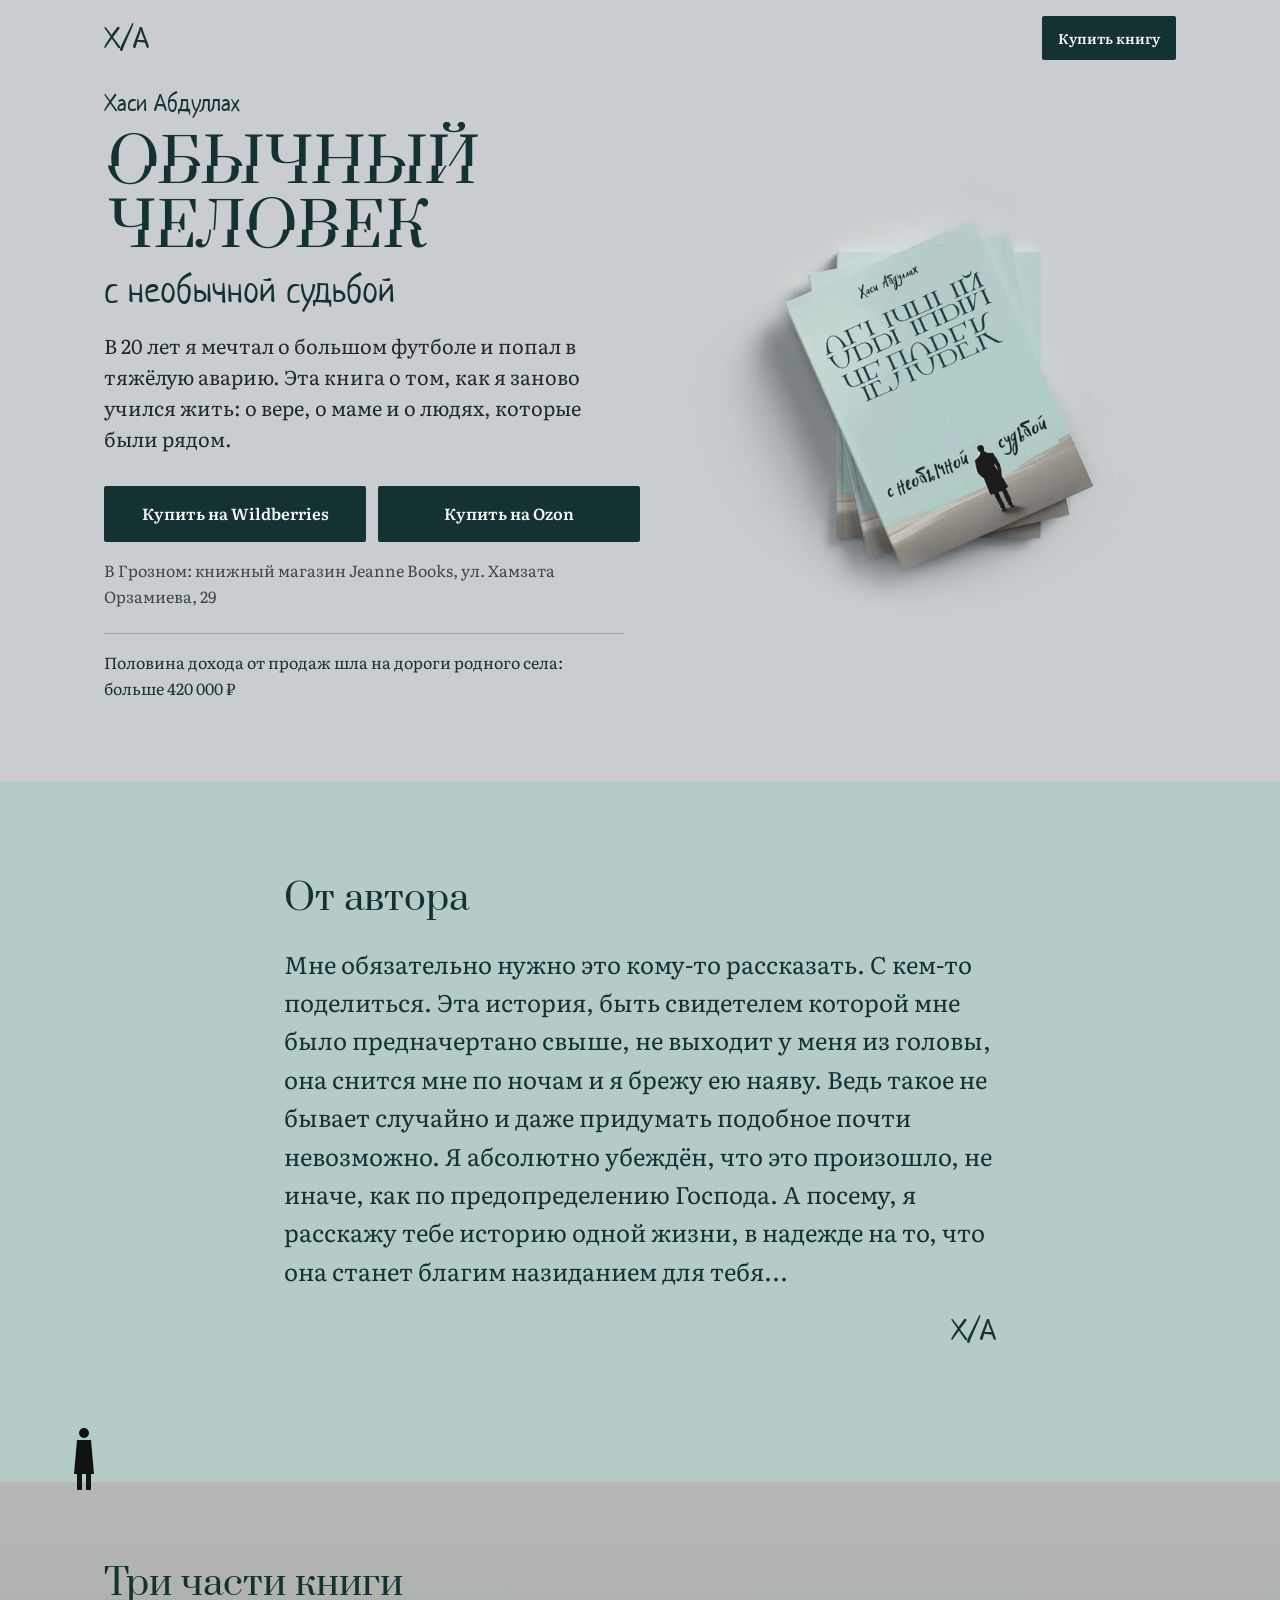
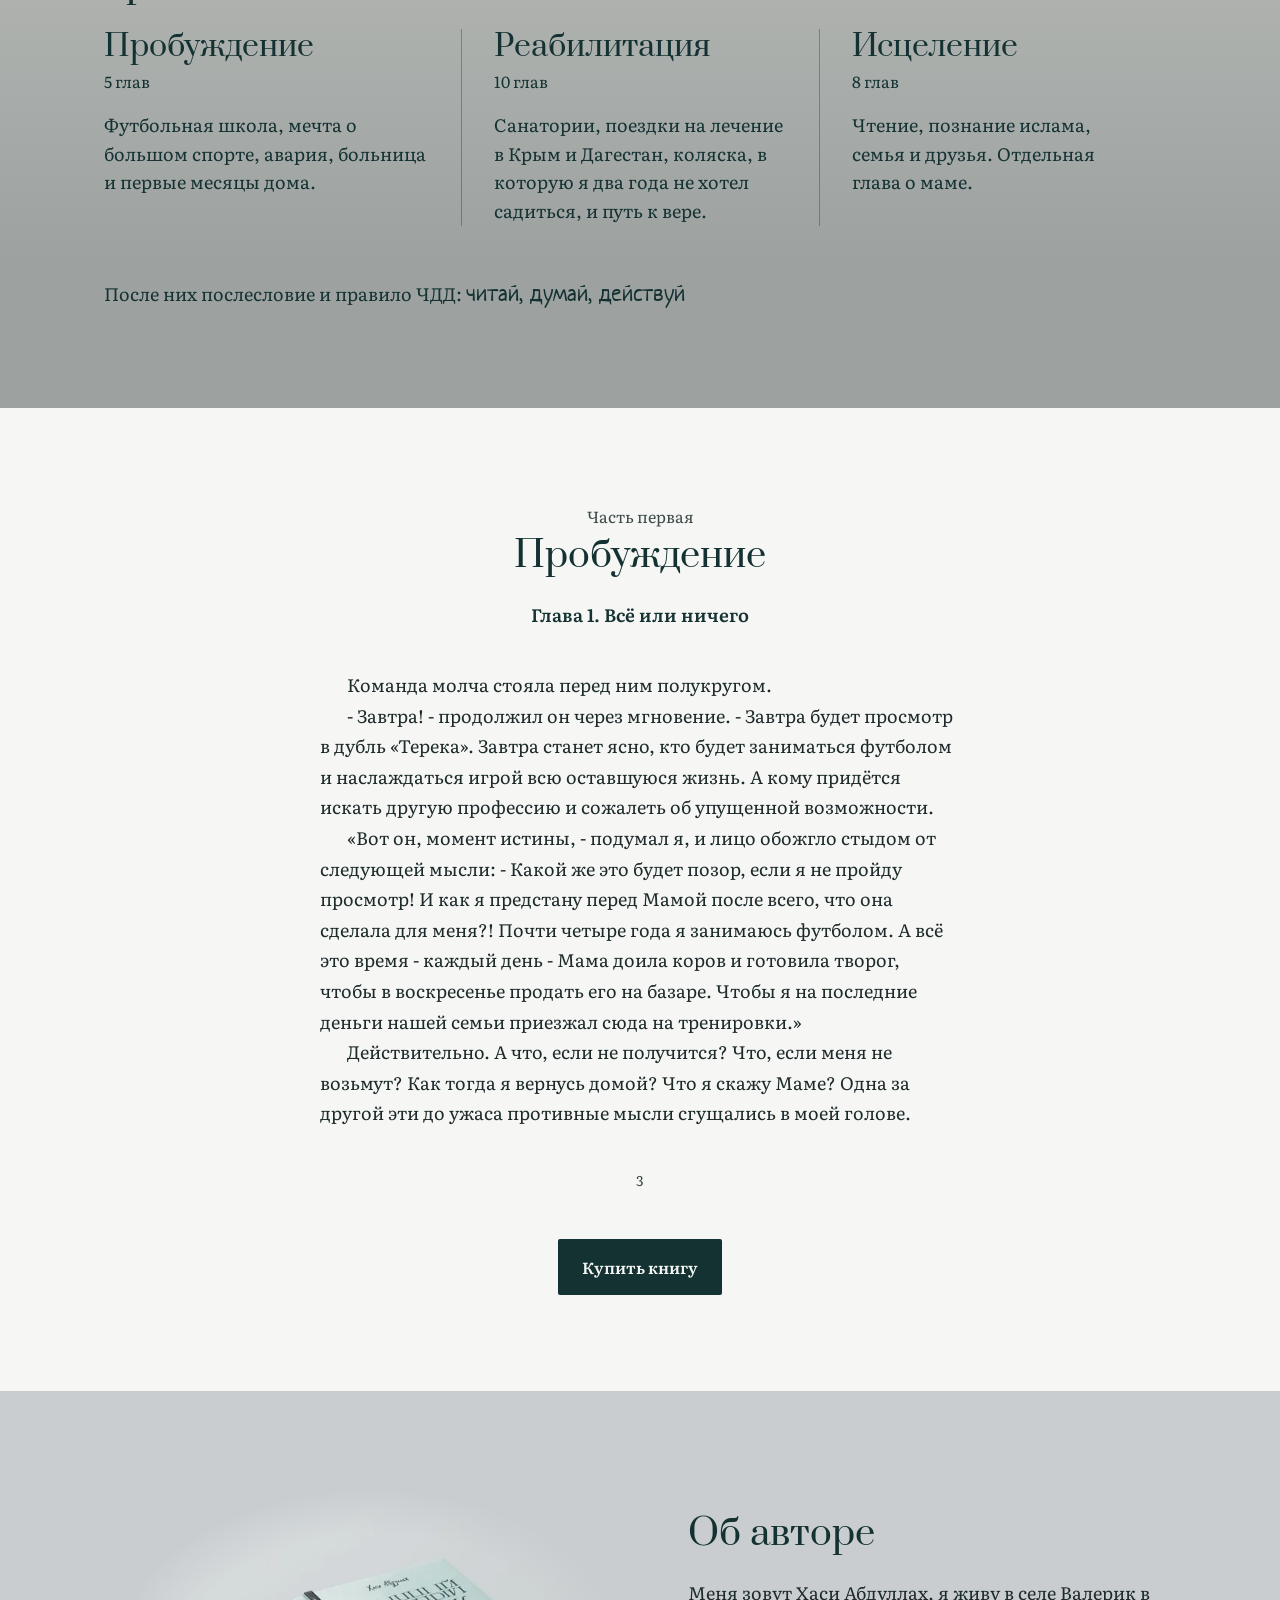
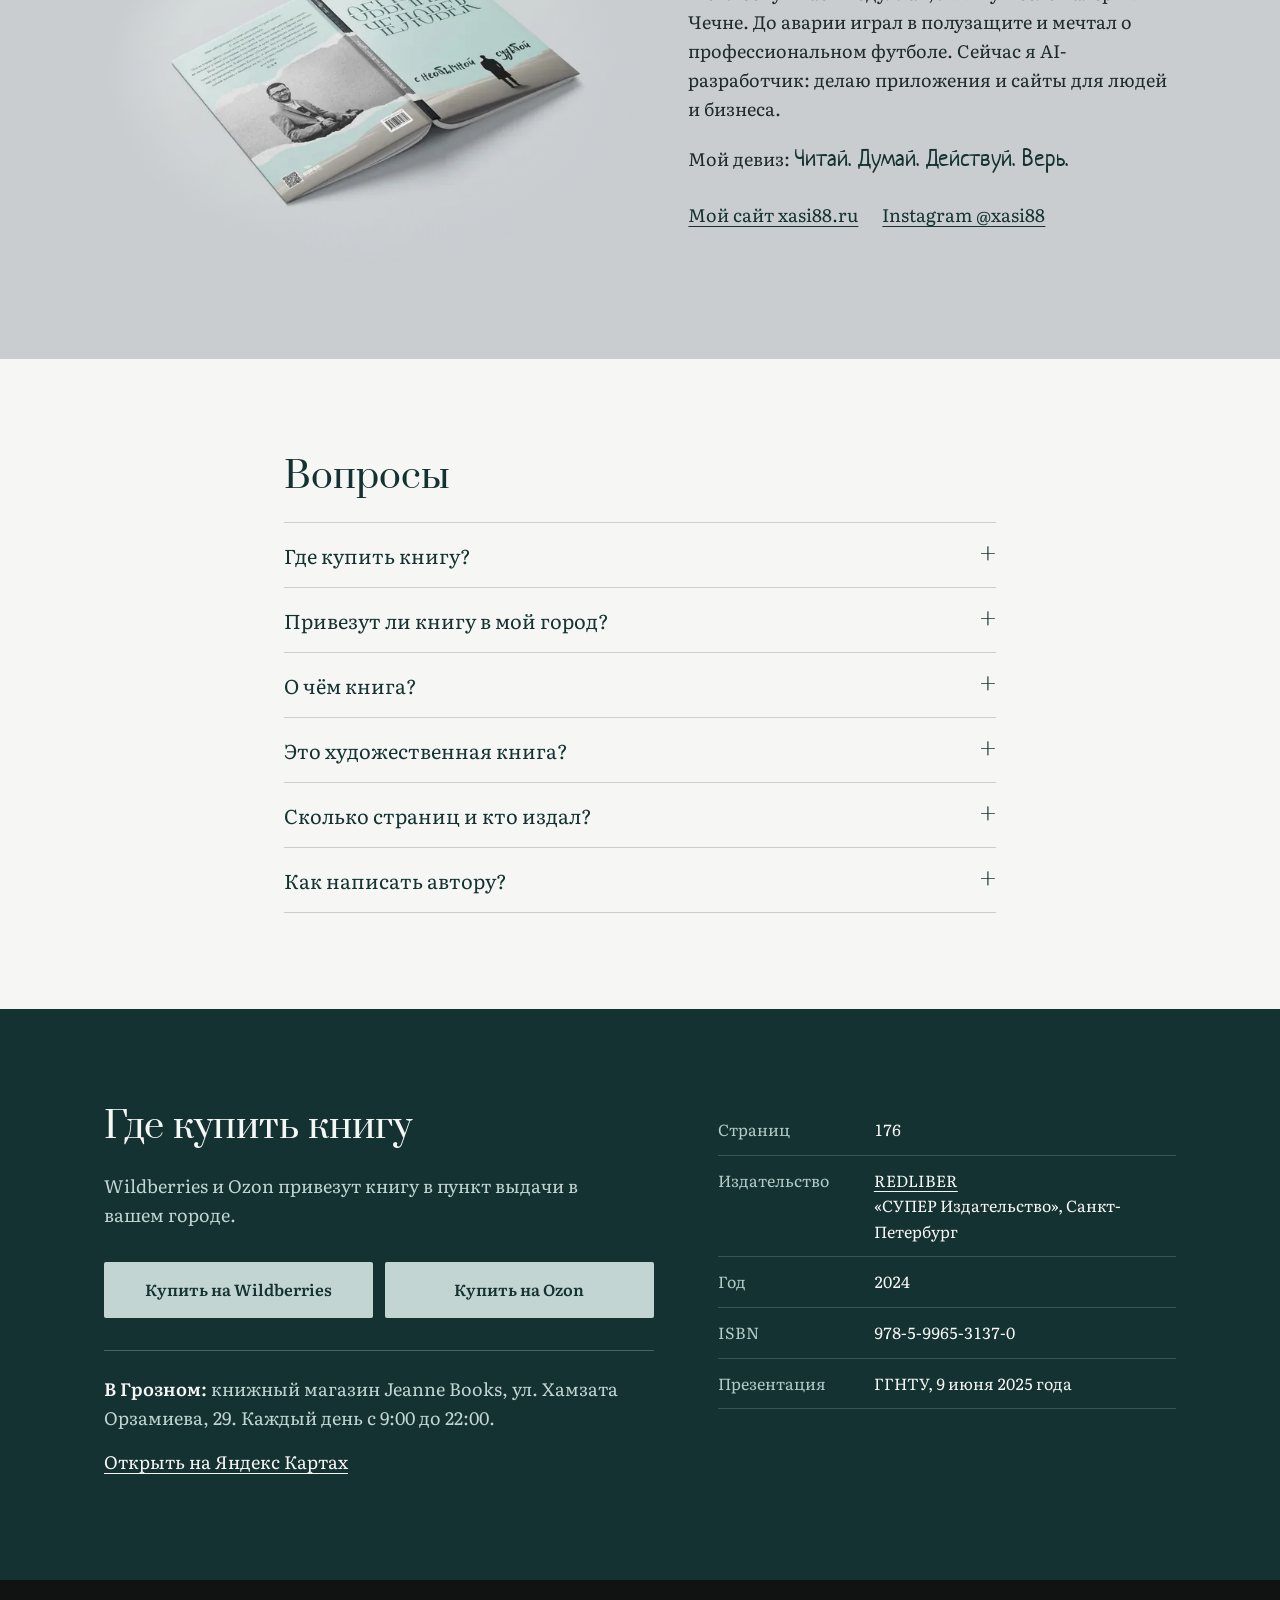
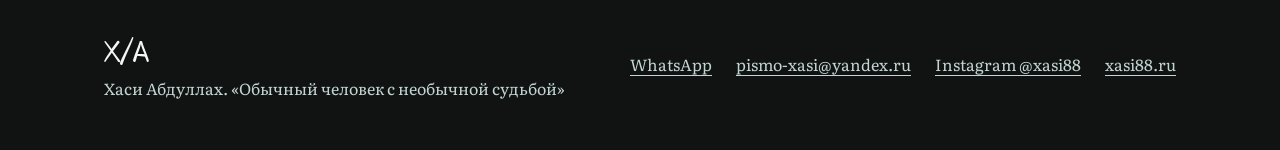
<file: index.html>
<!doctype html>
<html lang="ru">
<head>
<meta charset="utf-8">
<meta name="viewport" content="width=device-width, initial-scale=1, viewport-fit=cover">
<title>Обычный человек с необычной судьбой. Книга Хаси Абдуллаха</title>
<meta name="description" content="Автобиография Хаси Абдуллаха: футбол, авария, годы реабилитации и путь к вере. 176 страниц. Купить на Wildberries, Ozon и в Грозном.">
<meta name="theme-color" content="#c9cdd0">
<meta name="yandex-verification" content="120608e0128fa19f">
<meta name="google-site-verification" content="O4SKjWuv1dWpghVZuRSJafLESS3zqdYxtR6bQ1JqKuU">
<link rel="canonical" href="https://kniga.xasi88.ru/">
<meta property="og:type" content="book">
<meta property="og:title" content="Обычный человек с необычной судьбой">
<meta property="og:description" content="Книга Хаси Абдуллаха о жизни после аварии: о вере, о маме и о людях, которые были рядом.">
<meta property="og:url" content="https://kniga.xasi88.ru/">
<meta property="og:image" content="https://kniga.xasi88.ru/img/og.jpg">
<meta property="og:image:width" content="1200">
<meta property="og:image:height" content="630">
<meta property="og:locale" content="ru_RU">
<link rel="icon" href="img/favicon.svg" type="image/svg+xml">
<link rel="apple-touch-icon" href="img/apple-touch-icon.png">
<link rel="preload" href="fonts/prata.woff2" as="font" type="font/woff2" crossorigin>
<link rel="preload" href="fonts/literata.woff2" as="font" type="font/woff2" crossorigin>
<link rel="preload" href="fonts/neucha.woff2" as="font" type="font/woff2" crossorigin>
<script>document.documentElement.className = 'js'</script>
<link rel="stylesheet" href="css/base.css?v=a48cb5eb">
<link rel="stylesheet" href="css/site.css?v=a48cb5eb">
<script type="application/ld+json">
{"@context":"https://schema.org","@type":"Book","name":"Обычный человек с необычной судьбой","author":{"@type":"Person","name":"Хаси Абдуллах","url":"https://xasi88.ru/"},"isbn":"9785996531370","numberOfPages":176,"inLanguage":"ru","datePublished":"2024","publisher":[{"@type":"Organization","name":"REDLIBER"},{"@type":"Organization","name":"СУПЕР Издательство"}],"image":"https://kniga.xasi88.ru/img/og.jpg","url":"https://kniga.xasi88.ru/"}
</script>
</head>
<body>
<a class="skip" href="#main">К содержанию</a>

<header class="top wrap">
  <a class="top-name" href="https://xasi88.ru/" aria-label="Сайт автора xasi88.ru">X/A</a>
  <a class="btn btn-sm" href="#buy">Купить книгу</a>
</header>

<main id="main">
  <section class="hero wrap" aria-labelledby="title">
    <div class="hero-text">
      <p class="hand hero-author">Хаси Абдуллах</p>
      <h1 class="title" id="title">
        <span class="split" data-text="Обычный"><span class="split-base">Обычный</span></span>
        <span class="split" data-text="человек"><span class="split-base">человек</span></span>
        <span class="hand title-hand">с необычной судьбой</span>
      </h1>
      <p class="lead up">В 20 лет я мечтал о большом футболе и попал в тяжёлую аварию. Эта книга о том, как я заново учился жить: о вере, о маме и о людях, которые были рядом.</p>
      <div class="shops up">
        <a class="btn" href="https://www.wildberries.ru/catalog/523025129/detail.aspx" target="_blank" rel="noopener">Купить на Wildberries</a>
        <a class="btn" href="https://www.ozon.ru/product/knizhnyy-bestseller-obychnyy-chelovek-s-neobychnoy-sudboy-2720933523/" target="_blank" rel="noopener">Купить на Ozon</a>
      </div>
      <p class="store up">В Грозном: книжный магазин Jeanne Books, ул. Хамзата Орзамиева, 29</p>
      <p class="proof up">Половина дохода от продаж шла на дороги родного села: больше 420&nbsp;000&nbsp;₽</p>
    </div>
    <div class="hero-pic">
      <img src="img/stopka-1100.webp" srcset="img/stopka-640.webp 640w, img/stopka-1100.webp 1100w" sizes="(max-width: 860px) 240px, 540px" width="1100" height="1002" alt="Три книги «Обычный человек с необычной судьбой» стопкой: мятная обложка, человек в пальто стоит у горизонта" fetchpriority="high">
    </div>
  </section>

  <div class="cover-scene">
    <section class="word" aria-labelledby="word-title">
      <div class="wrap narrow reveal">
        <h2 class="sec-title" id="word-title">От автора</h2>
        <blockquote class="word-text">
          <p>Мне обязательно нужно это кому-то рассказать. С кем-то поделиться. Эта история, быть свидетелем которой мне было предначертано свыше, не выходит у меня из головы, она снится мне по ночам и я брежу ею наяву. Ведь такое не бывает случайно и даже придумать подобное почти невозможно. Я абсолютно убеждён, что это произошло, не иначе, как по предопределению Господа. А посему, я расскажу тебе историю одной жизни, в надежде на то, что она станет благим назиданием для тебя...</p>
          <footer class="hand word-sign">X/A</footer>
        </blockquote>
      </div>
    </section>

    <div class="horizon" aria-hidden="true">
      <div class="walker-track">
        <svg class="walker" viewBox="0 0 24 64" width="24" height="64"><circle cx="12" cy="7" r="5"/><path d="M5 14h14l3 34H2z"/><rect x="5" y="46" width="5" height="18" rx="1"/><rect x="14" y="46" width="5" height="18" rx="1"/></svg>
      </div>
    </div>

    <section class="parts" aria-labelledby="parts-title">
      <div class="wrap">
        <h2 class="sec-title reveal" id="parts-title">Три части книги</h2>
        <ol class="parts-list">
          <li class="reveal">
            <h3>Пробуждение</h3>
            <p class="parts-count">5 глав</p>
            <p>Футбольная школа, мечта о большом спорте, авария, больница и первые месяцы дома.</p>
          </li>
          <li class="reveal">
            <h3>Реабилитация</h3>
            <p class="parts-count">10 глав</p>
            <p>Санатории, поездки на лечение в Крым и Дагестан, коляска, в которую я два года не хотел садиться, и путь к вере.</p>
          </li>
          <li class="reveal">
            <h3>Исцеление</h3>
            <p class="parts-count">8 глав</p>
            <p>Чтение, познание ислама, семья и друзья. Отдельная глава о маме.</p>
          </li>
        </ol>
        <p class="parts-after reveal">После них послесловие и правило ЧДД: <span class="hand">читай, думай, действуй</span></p>
      </div>
    </section>
  </div>

  <section class="page" aria-labelledby="page-title">
    <article class="sheet reveal">
      <p class="sheet-part">Часть первая</p>
      <h2 class="sheet-title" id="page-title">Пробуждение</h2>
      <p class="sheet-chapter">Глава 1. Всё или ничего</p>
      <div class="sheet-text">
        <p>Команда молча стояла перед ним полукругом.</p>
        <p>- Завтра! - продолжил он через мгновение. - Завтра будет просмотр в дубль «Терека». Завтра станет ясно, кто будет заниматься футболом и наслаждаться игрой всю оставшуюся жизнь. А кому придётся искать другую профессию и сожалеть об упущенной возможности.</p>
        <p>«Вот он, момент истины, - подумал я, и лицо обожгло стыдом от следующей мысли: - Какой же это будет позор, если я не пройду просмотр! И как я предстану перед Мамой после всего, что она сделала для меня?! Почти четыре года я занимаюсь футболом. А всё это время - каждый день - Мама доила коров и готовила творог, чтобы в воскресенье продать его на базаре. Чтобы я на последние деньги нашей семьи приезжал сюда на тренировки.»</p>
        <p>Действительно. А что, если не получится? Что, если меня не возьмут? Как тогда я вернусь домой? Что я скажу Маме? Одна за другой эти до ужаса противные мысли сгущались в моей голове.</p>
      </div>
      <p class="sheet-num" aria-hidden="true">3</p>
    </article>
    <div class="page-cta reveal">
      <a class="btn" href="#buy">Купить книгу</a>
    </div>
  </section>

  <section class="author wrap" aria-labelledby="author-title">
    <div class="author-pic reveal">
      <img src="img/superoblozhka-1200.webp" srcset="img/superoblozhka-700.webp 700w, img/superoblozhka-1200.webp 1200w" sizes="(max-width: 860px) 92vw, 560px" width="1200" height="840" loading="lazy" alt="Развёрнутая обложка книги: спереди название, сзади фото автора и текст от автора">
    </div>
    <div class="author-text reveal">
      <h2 class="sec-title" id="author-title">Об авторе</h2>
      <p>Меня зовут Хаси Абдуллах, я живу в селе Валерик в Чечне. До аварии играл в полузащите и мечтал о профессиональном футболе. Сейчас я AI-разработчик: делаю приложения и сайты для людей и бизнеса.</p>
      <p class="motto">Мой девиз: <span class="hand">Читай. Думай. Действуй. Верь.</span></p>
      <p class="links"><a href="https://xasi88.ru/" target="_blank" rel="noopener">Мой сайт xasi88.ru</a><a href="https://www.instagram.com/xasi88/" target="_blank" rel="noopener">Instagram @xasi88</a></p>
    </div>
  </section>

  <section class="faq" aria-labelledby="faq-title">
    <div class="wrap narrow">
      <h2 class="sec-title reveal" id="faq-title">Вопросы</h2>
      <div class="faq-list reveal">
        <details><summary>Где купить книгу?</summary><p>На Wildberries и Ozon с доставкой по России. В Грозном: в книжном магазине Jeanne Books, ул. Хамзата Орзамиева, 29.</p></details>
        <details><summary>Привезут ли книгу в мой город?</summary><p>Wildberries и Ozon привозят заказы в пункты выдачи по всей России. Срок и цену доставки покажет карточка книги в магазине.</p></details>
        <details><summary>О чём книга?</summary><p>Это моя история: футбол, авария, годы реабилитации и путь к вере. В книге три части: «Пробуждение», «Реабилитация» и «Исцеление».</p></details>
        <details><summary>Это художественная книга?</summary><p>Это автобиография: я рассказываю историю своей жизни.</p></details>
        <details><summary>Сколько страниц и кто издал?</summary><p>176 страниц, 2024 год. Издательства REDLIBER и «СУПЕР Издательство», Санкт-Петербург.</p></details>
        <details><summary>Как написать автору?</summary><p>В WhatsApp, на почту или в Instagram. Ссылки внизу страницы.</p></details>
      </div>
    </div>
  </section>

  <section class="buy" id="buy" aria-labelledby="buy-title">
    <div class="wrap buy-grid">
      <div class="reveal">
        <h2 class="sec-title" id="buy-title">Где купить книгу</h2>
        <p class="buy-note">Wildberries и Ozon привезут книгу в пункт выдачи в вашем городе.</p>
        <div class="shops">
          <a class="btn btn-light" href="https://www.wildberries.ru/catalog/523025129/detail.aspx" target="_blank" rel="noopener">Купить на Wildberries</a>
          <a class="btn btn-light" href="https://www.ozon.ru/product/knizhnyy-bestseller-obychnyy-chelovek-s-neobychnoy-sudboy-2720933523/" target="_blank" rel="noopener">Купить на Ozon</a>
        </div>
        <div class="store-box">
          <p><b>В Грозном:</b> книжный магазин Jeanne Books, ул. Хамзата Орзамиева, 29. Каждый день с 9:00 до 22:00.</p>
          <a class="link-arrow" href="https://yandex.ru/maps/?text=Jeanne%20Books%20%D0%93%D1%80%D0%BE%D0%B7%D0%BD%D1%8B%D0%B9%20%D0%9E%D1%80%D0%B7%D0%B0%D0%BC%D0%B8%D0%B5%D0%B2%D0%B0%2029" target="_blank" rel="noopener">Открыть на Яндекс Картах</a>
        </div>
      </div>
      <dl class="facts reveal">
        <div><dt>Страниц</dt><dd>176</dd></div>
        <div><dt>Издательство</dt><dd><a href="https://xn--90afccnr6ag.xn--p1ai/" target="_blank" rel="noopener">REDLIBER</a><br>«СУПЕР Издательство», Санкт-Петербург</dd></div>
        <div><dt>Год</dt><dd>2024</dd></div>
        <div><dt>ISBN</dt><dd>978-5-9965-3137-0</dd></div>
        <div><dt>Презентация</dt><dd>ГГНТУ, 9 июня 2025 года</dd></div>
      </dl>
    </div>
  </section>
</main>

<footer class="foot">
  <div class="wrap foot-grid">
    <div>
      <p class="hand foot-mark">X/A</p>
      <p>Хаси Абдуллах. «Обычный человек с необычной судьбой»</p>
    </div>
    <nav class="foot-links" aria-label="Написать автору">
      <a href="https://wa.me/79659696053" target="_blank" rel="noopener">WhatsApp</a>
      <a href="mailto:pismo-xasi@yandex.ru">pismo-xasi@yandex.ru</a>
      <a href="https://www.instagram.com/xasi88/" target="_blank" rel="noopener">Instagram @xasi88</a>
      <a href="https://xasi88.ru/" target="_blank" rel="noopener">xasi88.ru</a>
    </nav>
  </div>
</footer>

<a class="dock btn" href="#buy" aria-hidden="true" tabindex="-1">Купить книгу</a>
<script src="js/site.js?v=a48cb5eb" defer></script>
</body>
</html>
</file>
<file: css/base.css>
/* Цвета и шрифты сайта книги. Только отсюда: docs/Брендбук Книга.md */
/* Шрифты лежат на сайте (tools/shrifty.py): страница не ждёт чужой сервер */
@font-face { font-family: 'Literata'; src: url(../fonts/literata.woff2) format('woff2'); font-weight: 400 600; font-display: swap; }
@font-face { font-family: 'Prata'; src: url(../fonts/prata.woff2) format('woff2'); font-weight: 400; font-display: swap; }
@font-face { font-family: 'Neucha'; src: url(../fonts/neucha.woff2) format('woff2'); font-weight: 400; font-display: swap; }

:root {
  --mist: #c9cdd0;
  --mint: #b3ccc8;
  --mint-2: #c2d5d2;
  --sand: #9da2a0;
  --sand-2: #b4b7b4;
  --paper: #f6f7f5;
  --ink: #153233;
  --ink-2: #24484a;
  --night: #111312;
  --text: #1d2a2a;
  --muted: #3c4948;

  --f-title: 'Prata', Georgia, serif;
  --f-hand: 'Neucha', 'Segoe Print', cursive;
  --f-text: 'Literata', Georgia, serif;

  --ease: cubic-bezier(0.22, 1, 0.36, 1);
  --wrap: 1120px;
  --gut: 24px;
}

*, *::before, *::after { box-sizing: border-box; }
html { -webkit-text-size-adjust: 100%; scroll-behavior: smooth; }
body {
  margin: 0;
  background: var(--mist);
  color: var(--text);
  font: 400 18px/1.6 var(--f-text);
  -webkit-font-smoothing: antialiased;
}
img { display: block; max-width: 100%; height: auto; }
a { color: inherit; }
h1, h2, h3 { margin: 0; font-weight: 400; text-wrap: balance; }
p { margin: 0; text-wrap: pretty; }

@media (prefers-reduced-motion: reduce) {
  html { scroll-behavior: auto; }
}
</file>
<file: css/site.css>
/* Страница книги. Цвета и шрифты: css/base.css */
.wrap { width: 100%; max-width: var(--wrap); margin: 0 auto; padding: 0 var(--gut); }
.narrow { max-width: 760px; }
.hand { font-family: var(--f-hand); }

.skip { position: absolute; left: 16px; top: -64px; z-index: 30; padding: 12px 16px; background: var(--ink); color: var(--paper); border-radius: 2px; }
.skip:focus { top: 16px; }

/* Кнопки */
.btn {
  display: inline-flex; align-items: center; justify-content: center;
  min-height: 56px; padding: 0 24px; border-radius: 2px;
  background: var(--ink); color: var(--paper);
  font: 600 16px/1.2 var(--f-text); text-decoration: none; text-align: center;
  transition: background-color .25s var(--ease), transform .25s var(--ease);
}
.btn:hover { background: var(--ink-2); transform: translateY(-1px); }
.btn:active { transform: scale(0.98); }
.btn:focus-visible, a:focus-visible, summary:focus-visible { outline: 2px solid var(--ink); outline-offset: 4px; }
.btn-sm { min-height: 44px; padding: 0 16px; font-size: 14px; }
.btn-light { background: var(--mint-2); color: var(--ink); }
.btn-light:hover { background: var(--paper); }
.buy .btn:focus-visible, .buy a:focus-visible, .foot a:focus-visible { outline-color: var(--mint-2); }

/* Шапка */
.top { display: flex; align-items: center; justify-content: space-between; gap: 16px; padding-top: 16px; padding-bottom: 16px; }
.top-name { display: inline-flex; align-items: center; min-height: 44px; font: 400 30px/1 var(--f-hand); color: var(--ink); text-decoration: none; }

/* Первый экран */
.hero { display: grid; grid-template-columns: 1.1fr 1fr; gap: 48px; align-items: center; padding-top: 8px; padding-bottom: 80px; }
.hero-author { font-size: 24px; color: var(--ink); margin-bottom: 12px; }
.title { font-family: var(--f-title); color: var(--ink); font-size: 60px; line-height: 1; text-transform: uppercase; }
.split { position: relative; display: block; }
.split-base { display: block; clip-path: inset(52% -0.2em -0.2em -0.2em); }
/* Верхняя половина букв рисуется стилем: в тексте страницы слово одно */
.split::after {
  content: attr(data-text);
  content: attr(data-text) / "";
  position: absolute; inset: 0;
  clip-path: inset(-0.2em -0.2em 48% -0.2em);
  transform: translateX(0.07em);
  animation: split 0.9s var(--ease) 0.35s both;
}
.split + .split { margin-top: 4px; }
.title-hand { display: block; margin-top: 12px; font-size: 36px; line-height: 1.1; text-transform: none; }
@keyframes split { from { transform: translateX(0); } }
.lead { max-width: 520px; margin-top: 20px; font-size: 20px; line-height: 1.55; color: var(--text); }
.shops { display: flex; flex-wrap: wrap; gap: 12px; margin-top: 32px; }
.shops .btn { flex: 1 1 220px; }
.store { margin-top: 16px; font-size: 16px; color: var(--muted); }
.proof { margin-top: 24px; padding-top: 16px; border-top: 1px solid rgba(21, 50, 51, 0.25); font-size: 16px; color: var(--ink); max-width: 520px; }
.hero-pic img {
  width: 100%; max-width: 560px; margin-left: auto;
  -webkit-mask-image: radial-gradient(closest-side, #000 72%, transparent 100%);
  mask-image: radial-gradient(closest-side, #000 72%, transparent 100%);
}

/* Появление первого экрана */
.up { animation: up 0.7s var(--ease) both; }
.lead.up { animation-delay: 0.5s; }
.shops.up { animation-delay: 0.56s; }
.store.up { animation-delay: 0.62s; }
.proof.up { animation-delay: 0.68s; }
@keyframes up { from { opacity: 0; transform: translateY(16px); } }

/* Сцена обложки: небо, горизонт, земля */
.word { background: var(--mint); padding: 96px 0 64px; }
.sec-title { font: 400 36px/1.2 var(--f-title); color: var(--ink); margin-bottom: 24px; }
.word-text { margin: 0; }
.word-text p { font-size: 24px; line-height: 1.6; color: var(--ink); }
.word-sign { margin-top: 16px; font-size: 30px; color: var(--ink); text-align: right; }

.horizon { position: relative; height: 96px; overflow: hidden; overflow: clip; background: linear-gradient(var(--mint) 0, var(--mint) 64px, var(--sand-2) 64px); }
.walker-track { position: absolute; inset: 0; transform: translateX(calc(-100% + 120px)); }
.walker { position: absolute; right: 24px; top: 8px; fill: var(--night); }
@supports (animation-timeline: view()) {
  .walker-track { animation: walk linear both; animation-timeline: view(); animation-range: entry 40% exit 10%; }
  @keyframes walk { from { transform: translateX(calc(-100% + 120px)); } to { transform: translateX(0); } }
}

.parts { background: linear-gradient(var(--sand-2), var(--sand) 70%); padding: 48px 0 96px; }
.parts-list { list-style: none; margin: 0; padding: 0; display: grid; grid-template-columns: repeat(3, 1fr); }
.parts-list li { padding: 0 32px; border-left: 1px solid rgba(21, 50, 51, 0.35); }
.parts-list li:first-child { padding-left: 0; border-left: 0; }
.parts-list h3 { font: 400 30px/1.2 var(--f-title); color: var(--ink); }
.parts-count { margin: 4px 0 16px; font-size: 16px; color: var(--ink); }
.parts-list p { color: var(--ink); }
.parts-after { margin-top: 48px; font-size: 18px; color: var(--ink); }
.parts-after .hand { font-size: 24px; }

/* Первая страница книги */
.page { background: var(--paper); padding: 96px var(--gut); }
.sheet { max-width: 640px; margin: 0 auto; }
.sheet-part { text-align: center; font-size: 16px; color: var(--muted); }
.sheet-title { text-align: center; font: 400 36px/1.2 var(--f-title); color: var(--ink); margin-top: 4px; }
.sheet-chapter { text-align: center; margin: 24px 0 40px; font-size: 18px; font-weight: 600; color: var(--ink); }
.sheet-text p { text-indent: 1.5em; line-height: 1.7; }
.sheet-num { margin-top: 40px; text-align: center; font-size: 14px; color: var(--muted); }
.page-cta { display: flex; justify-content: center; margin-top: 48px; }

/* Об авторе */
.author { display: grid; grid-template-columns: 1.1fr 1fr; gap: 48px; align-items: center; padding-top: 96px; padding-bottom: 96px; }
.author-pic img {
  -webkit-mask-image: radial-gradient(closest-side, #000 74%, transparent 100%);
  mask-image: radial-gradient(closest-side, #000 74%, transparent 100%);
}
.author-text p + p { margin-top: 16px; }
.motto .hand { font-size: 24px; color: var(--ink); }
.links { display: flex; flex-wrap: wrap; gap: 8px 24px; }
.links a, .foot-links a { display: inline-flex; align-items: center; min-height: 44px; color: var(--ink); text-underline-offset: 4px; }

/* Вопросы */
.faq { background: var(--paper); padding: 96px 0; }
.faq-list details { border-top: 1px solid rgba(21, 50, 51, 0.2); }
.faq-list details:last-child { border-bottom: 1px solid rgba(21, 50, 51, 0.2); }
.faq-list summary {
  display: flex; align-items: center; justify-content: space-between; gap: 16px;
  min-height: 64px; padding: 12px 0; cursor: pointer; list-style: none;
  font-size: 20px; color: var(--ink);
}
.faq-list summary::-webkit-details-marker { display: none; }
.faq-list summary::after { content: '+'; font: 400 30px/1 var(--f-title); transition: transform .3s var(--ease); }
.faq-list details[open] summary::after { transform: rotate(45deg); }
.faq-list details p { padding: 0 0 24px; max-width: 640px; }

/* Где купить */
.buy { background: var(--ink); color: var(--mint-2); padding: 96px 0; }
.buy .sec-title { color: var(--paper); }
.buy-grid { display: grid; grid-template-columns: 1.2fr 1fr; gap: 64px; align-items: start; }
.buy-note { font-size: 18px; }
.store-box { margin-top: 32px; padding-top: 24px; border-top: 1px solid rgba(194, 213, 210, 0.3); }
.store-box b { color: var(--paper); font-weight: 600; }
.link-arrow { display: inline-flex; align-items: center; min-height: 44px; margin-top: 8px; color: var(--paper); text-underline-offset: 4px; }
.facts { margin: 0; }
.facts div { display: grid; grid-template-columns: 140px 1fr; gap: 16px; padding: 12px 0; border-bottom: 1px solid rgba(194, 213, 210, 0.2); }
.facts dt { font-size: 16px; color: var(--mint); }
.facts dd { margin: 0; font-size: 16px; color: var(--paper); font-variant-numeric: tabular-nums; }
/* Ссылка на издательство: палец попадает в 44 точки, строка таблицы не растёт */
.facts dd a { display: inline-flex; align-items: center; min-height: 44px; margin: -10px 0; text-underline-offset: 4px; }

/* Подвал */
.foot { background: var(--night); color: var(--mint-2); padding: 48px 0 calc(48px + env(safe-area-inset-bottom)); font-size: 16px; }
.foot-grid { display: flex; flex-wrap: wrap; justify-content: space-between; gap: 24px; }
.foot-mark { font-size: 30px; color: var(--paper); }
.foot-links { display: flex; flex-wrap: wrap; gap: 0 24px; }
.foot-links a { color: var(--mint-2); }

/* Кнопка внизу экрана на телефоне */
.dock {
  position: fixed; left: 16px; right: 16px; bottom: calc(16px + env(safe-area-inset-bottom)); z-index: 20;
  opacity: 0; transform: translateY(24px); pointer-events: none;
  transition: opacity .3s var(--ease), transform .5s var(--ease), background-color .25s var(--ease);
}
.dock.on { opacity: 1; transform: none; pointer-events: auto; }
@media (min-width: 861px) { .dock { display: none; } }

/* Появление разделов при прокрутке */
.js .reveal { opacity: 0; transform: translateY(32px); transition: opacity .7s var(--ease), transform .7s var(--ease); }
.js .reveal.seen { opacity: 1; transform: none; }

@media (max-width: 860px) {
  :root { --gut: 16px; }
  body { font-size: 17px; }
  .hero { grid-template-columns: 1fr; gap: 8px; padding-top: 0; padding-bottom: 64px; }
  .hero-pic { order: -1; }
  .hero-pic img { max-width: 240px; margin: 0 auto; }
  .hero-author { font-size: 20px; margin-bottom: 8px; }
  .title { font-size: min(48px, 13.4vw); }
  .title-hand { font-size: 36px; margin-top: 12px; }
  .lead { font-size: 18px; margin-top: 16px; }
  .shops { margin-top: 24px; }
  .shops .btn { flex-basis: 100%; }
  .word { padding: 64px 0 48px; }
  .sec-title { font-size: 30px; }
  .word-text p { font-size: 20px; }
  .parts { padding: 32px 0 64px; }
  .parts-list { grid-template-columns: 1fr; gap: 32px; }
  .parts-list li { padding: 0 0 0 16px; border-left: 1px solid rgba(21, 50, 51, 0.35); }
  .parts-list li:first-child { padding-left: 16px; border-left: 1px solid rgba(21, 50, 51, 0.35); }
  .parts-list h3 { font-size: 24px; }
  .page { padding: 64px var(--gut); }
  .author { grid-template-columns: 1fr; gap: 24px; padding-top: 64px; padding-bottom: 64px; }
  .faq { padding: 64px 0; }
  .faq-list summary { font-size: 18px; }
  .buy { padding: 64px 0 96px; }
  .buy-grid { grid-template-columns: 1fr; gap: 40px; }
  .facts div { grid-template-columns: 112px 1fr; }
  .foot { padding-bottom: calc(96px + env(safe-area-inset-bottom)); }
}

@media (prefers-reduced-motion: reduce) {
  .split::after { animation: none; }
  .up { animation-name: fade; }
  @keyframes fade { from { opacity: 0; } }
  .js .reveal { transform: none; }
  .walker-track { animation: none; transform: translateX(calc(-50% + 60px)); }
  .btn, .dock { transition: opacity .3s, background-color .25s; }
  .btn:hover, .btn:active { transform: none; }
}

/* Страница 404 */
.lost { padding-top: 96px; padding-bottom: 96px; }
.lost-cta { margin-top: 32px; }
</file>
